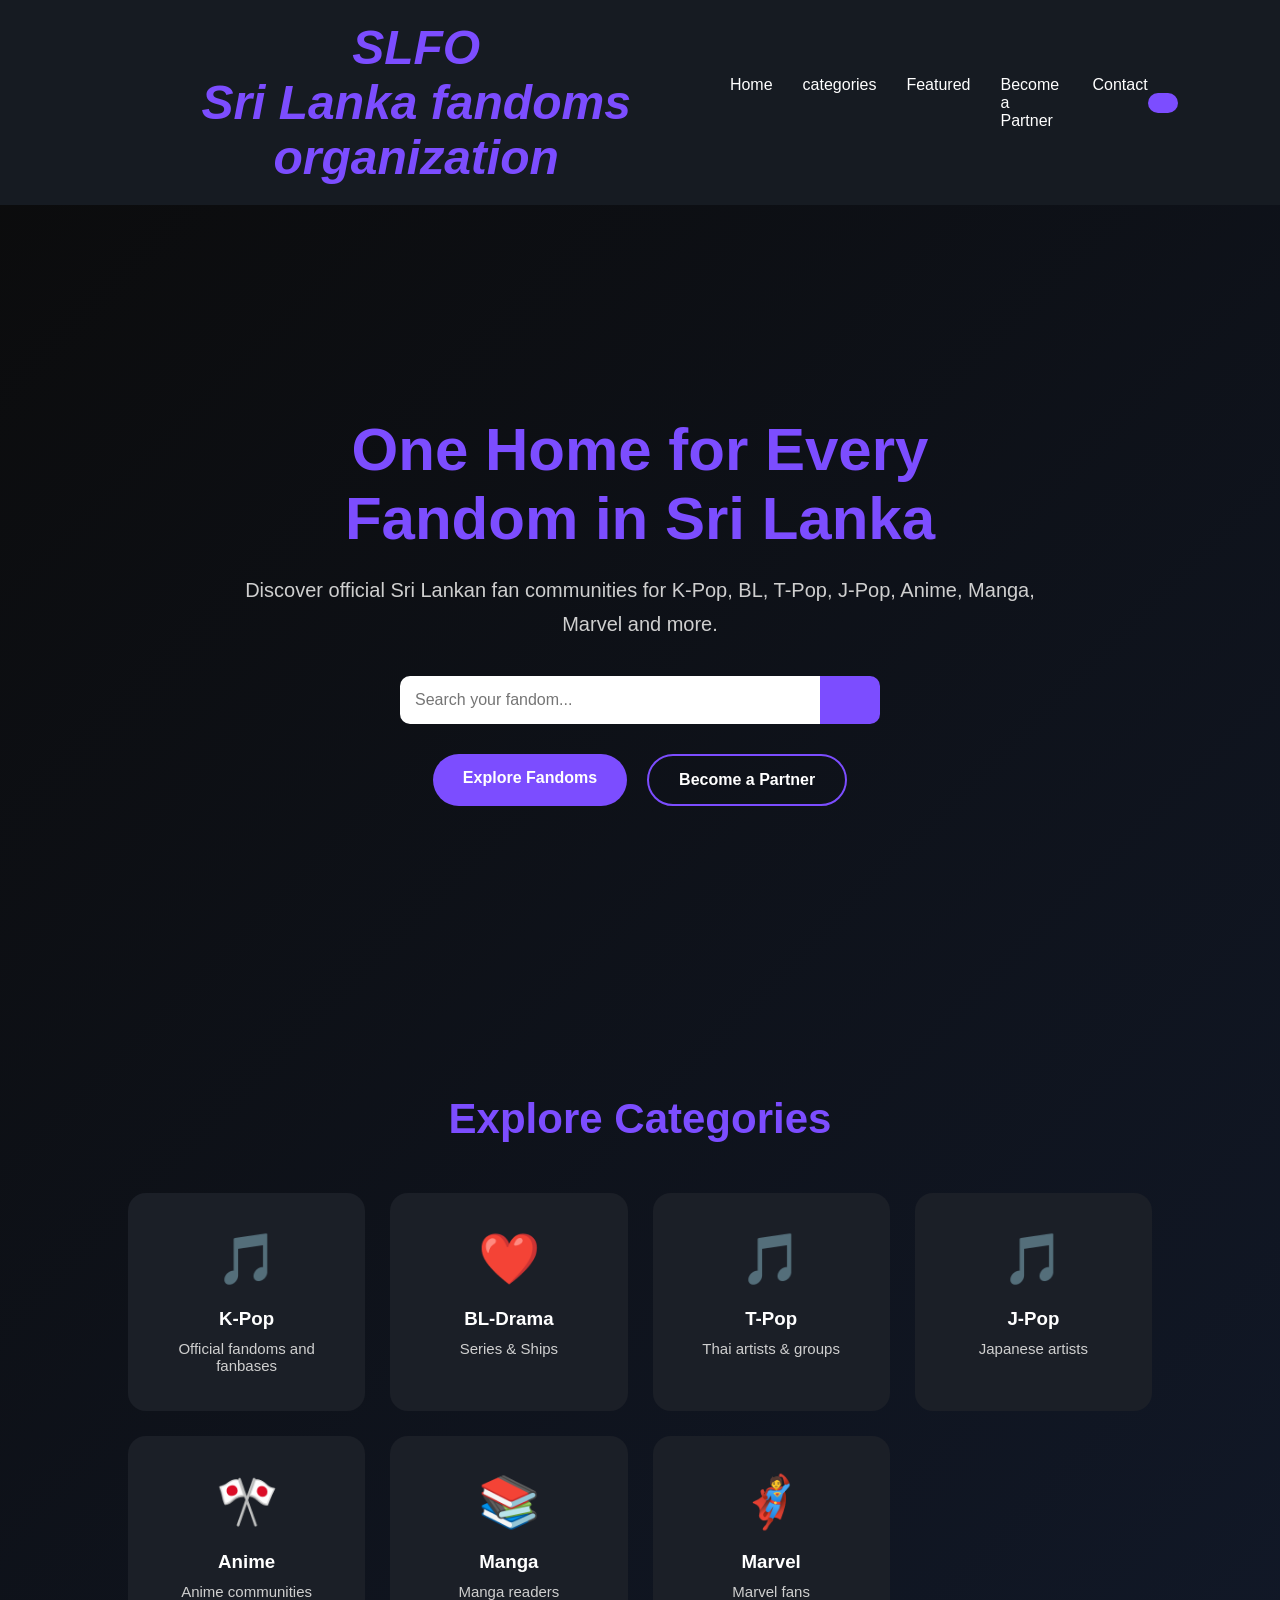
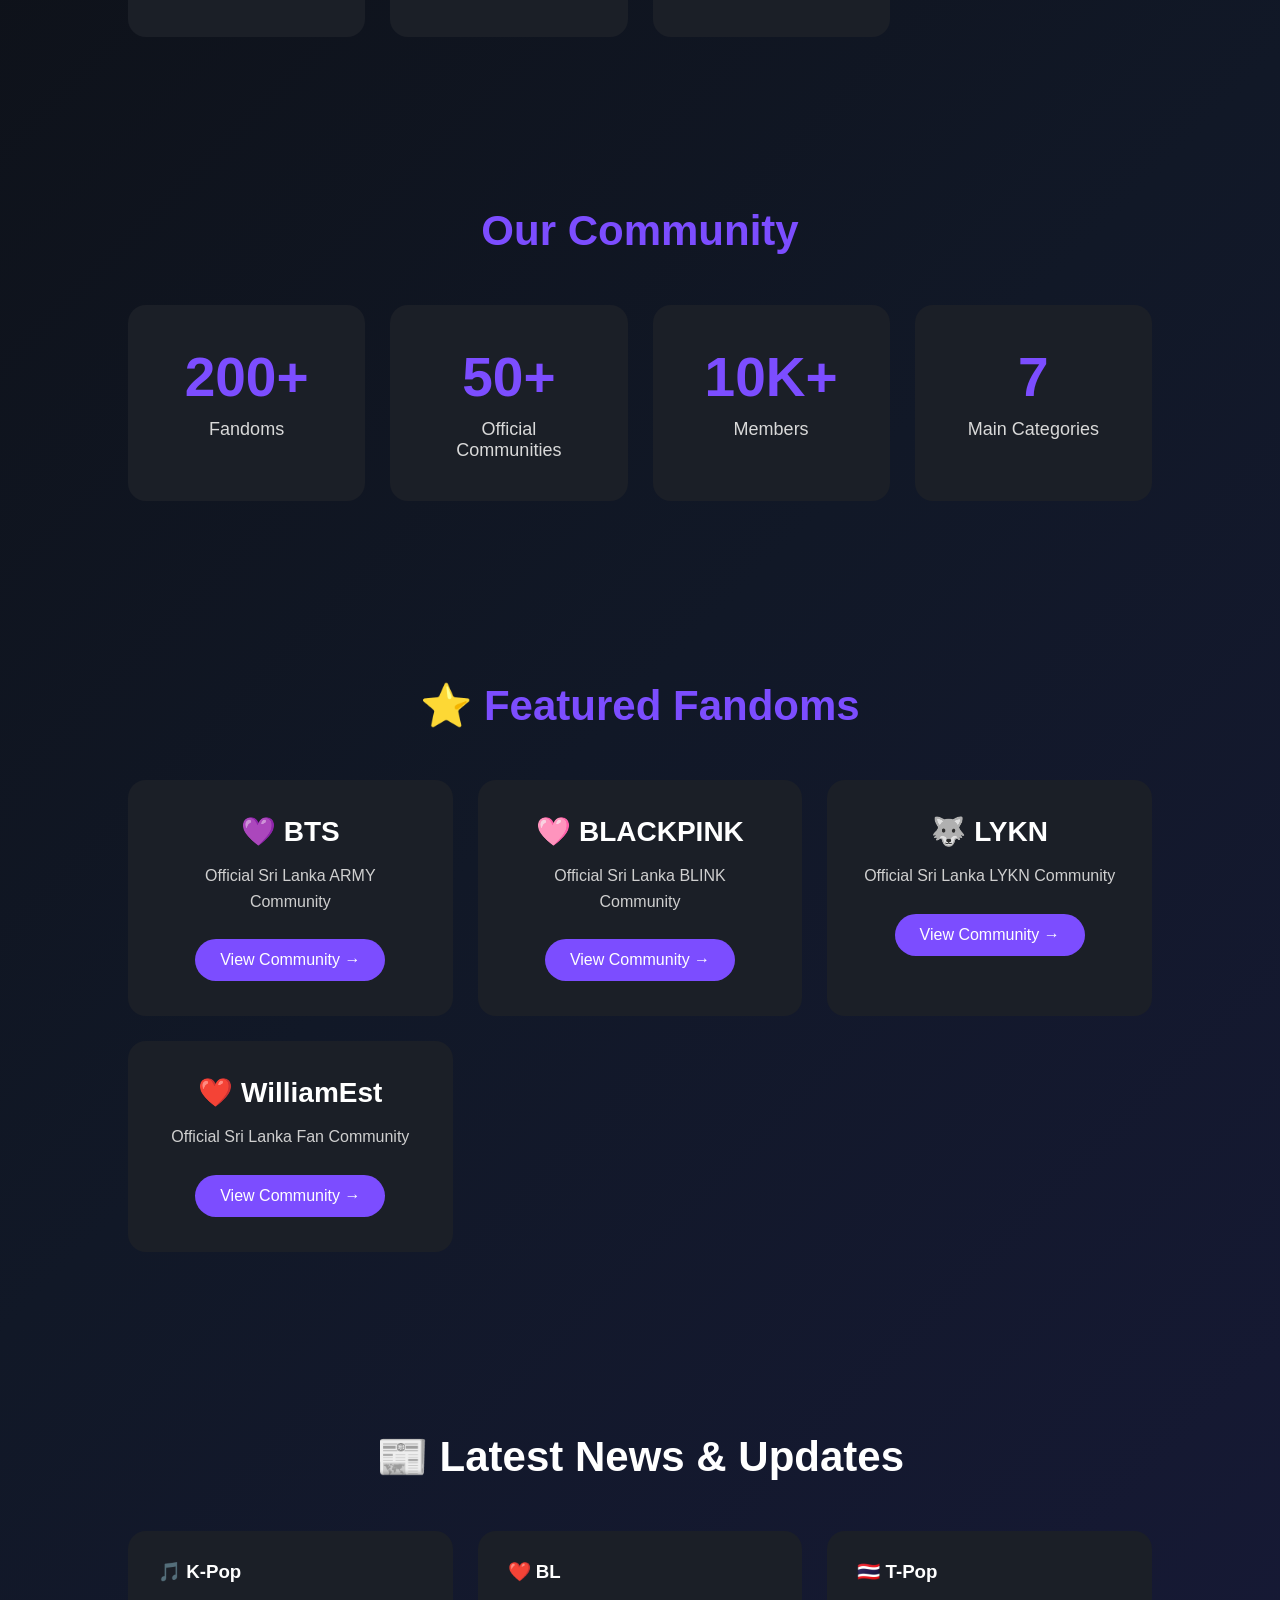
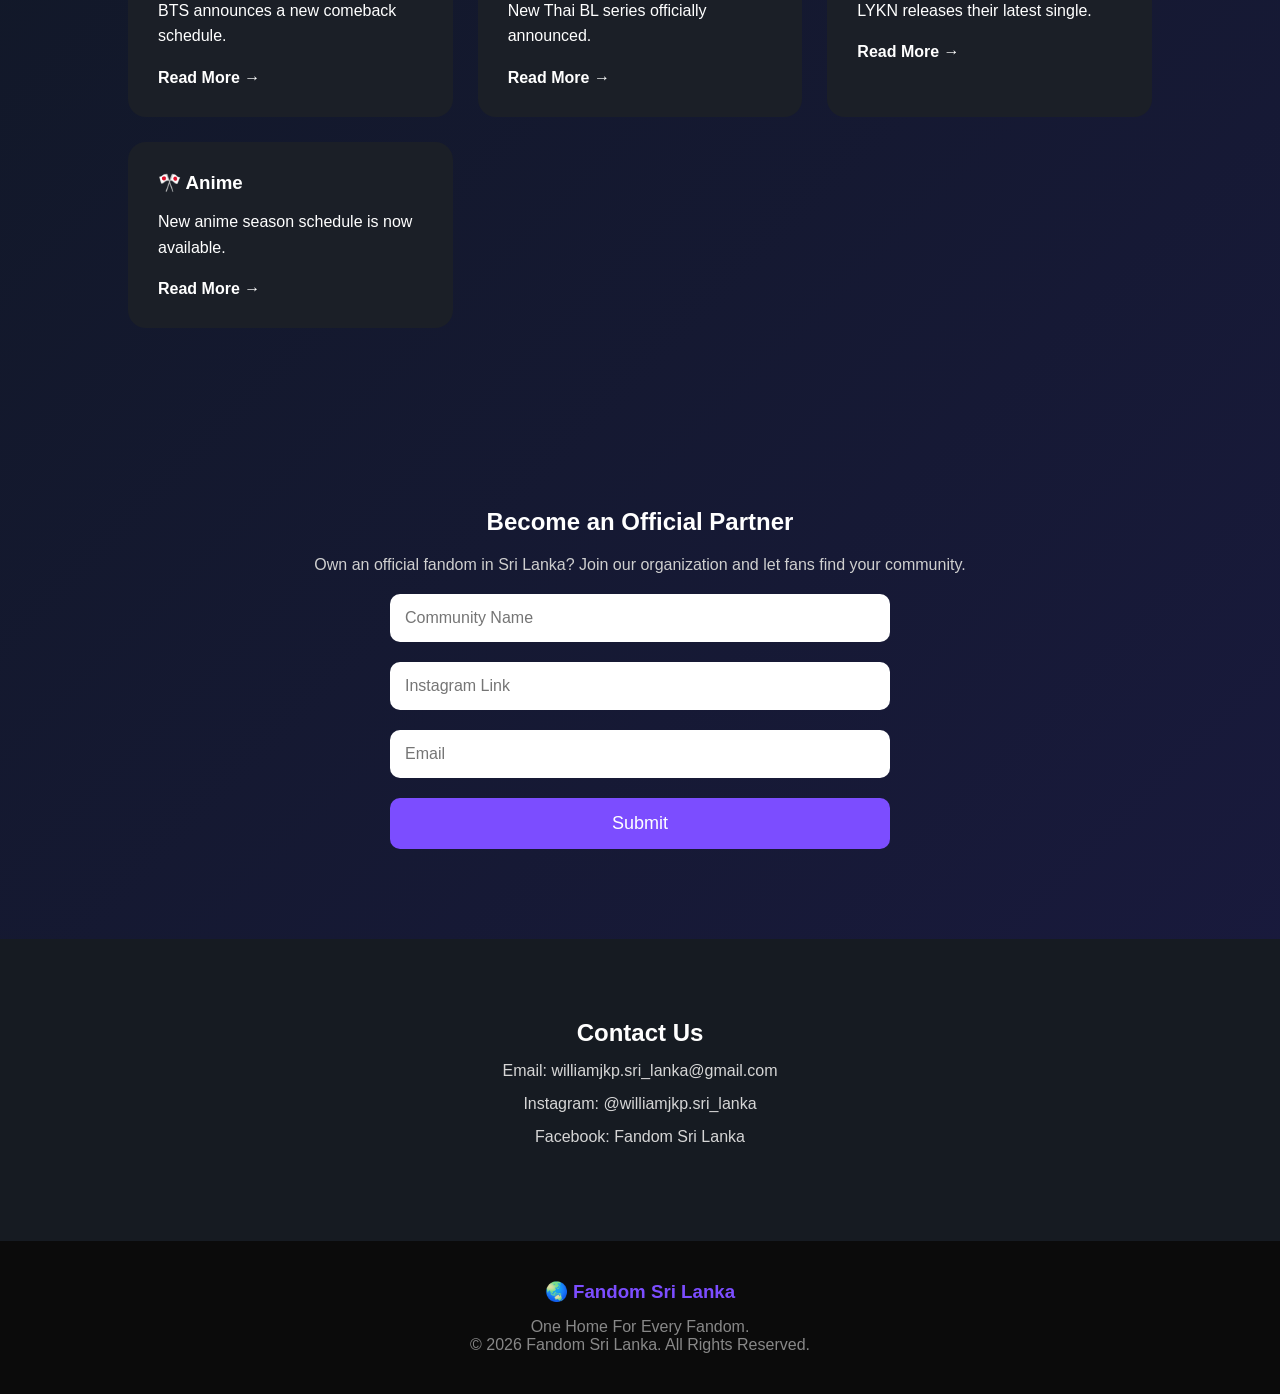
<file: index.html>
<!doctype html>
<html lang="en">
<head>
<meta charset="UTF-8">
<meta name="viewport" content="width=device-width, initial-scale=1.0">
<title> Sri Lanka Fandoms Organization</title>
<link rel="stylesheet" href="style.css">
</head>
<body>

<header>
<div class="logo">
<span><i><center><font size="10">SLFO<br>Sri Lanka fandoms organization</font></center></i></span>
</div>
<nav>
<ul>
<li><a href="#">Home</a></li>
<li><a href="#categories">categories</a></li>
<li><a href="#featured">Featured</a></li>
<li><a href="#partners">Become a Partner</a></li>
<li><a href="#contact">Contact</a></li>
</ul>
</nav>
<button class="dark-mode-btn">
<i class="fa-solid fa-moon"></i>
</button>
</header>
<!-- ========================= -->
<!-- Hero Section -->
<!-- ========================= -->

<section class="hero">

    <div class="hero-content">

        <h1>One Home for Every Fandom in Sri Lanka</h1>

        <p>
            Discover official Sri Lankan fan communities for K-Pop, BL,
            T-Pop, J-Pop, Anime, Manga, Marvel and more.
        </p>

        <div class="search-box">

            <input type="text" placeholder="Search your fandom...">

            <button>
                <i class="fa-solid fa-magnifying-glass"></i>
            </button>

        </div>

        <div class="hero-buttons">

            <a href="#categories" class="btn">Explore Fandoms</a>

            <a href="#partner" class="btn2">Become a Partner</a>

        </div>

    </div>

</section>
<!-- ========================= -->
<!-- Categories Section -->
<!-- ========================= -->

<section id="categories" class="categories">

    <h2>Explore Categories</h2>

    <div class="category-grid">

        <a href="kfan.html" class="card">
            <span>🎵</span>
            <h3>K-Pop</h3>
            <p>Official fandoms and fanbases</p>
        </a>
        


        <a href="bl.html" class="card">
            <span>❤️</span>
            <h3>BL-Drama</h3>
            <p>Series & Ships</p>
        </a>

        <a href="tpop.html" class="card">
            <span>🎵</span>
            <h3>T-Pop</h3>
            <p>Thai artists & groups</p>
        </a>

        <a href="jpop.html" class="card">
            <span>🎵</span>
            <h3>J-Pop</h3>
            <p>Japanese artists</p>
        </a>

        <a href="anime.html" class="card">
            <span>🎌</span>
            <h3>Anime</h3>
            <p>Anime communities</p>
        </a>

        <a href="manga.html" class="card">
            <span>📚</span>
            <h3>Manga</h3>
            <p>Manga readers</p>
        </a>

        <a href="marvel.html" class="card">
            <span>🦸</span>
            <h3>Marvel</h3>
            <p>Marvel fans</p>
        </a>

    </div>

</section>
<!-- ========================= -->
<!-- Statistics Section -->
<!-- ========================= -->

<section class="stats">

    <h2>Our Community</h2>

    <div class="stats-grid">

        <div class="stat-card">
            <h1>200+</h1>
            <p>Fandoms</p>
        </div>

        <div class="stat-card">
            <h1>50+</h1>
            <p>Official Communities</p>
        </div>

        <div class="stat-card">
            <h1>10K+</h1>
            <p>Members</p>
        </div>

        <div class="stat-card">
            <h1>7</h1>
            <p>Main Categories</p>
        </div>

    </div>

</section>
<!-- ========================= -->
<!-- Featured Fandoms -->
<!-- ========================= -->

<section id="featured" class="featured">

    <h2>⭐ Featured Fandoms</h2>

    <div class="featured-grid">

        <div class="featured-card">

            <h3>💜 BTS</h3>

            <p>Official Sri Lanka ARMY Community</p>

            <a href="bts.html">View Community →</a>

        </div>

        <div class="featured-card">

            <h3>🩷 BLACKPINK</h3>

            <p>Official Sri Lanka BLINK Community</p>

            <a href="blackpink.html">View Community →</a>

        </div>

        <div class="featured-card">

            <h3>🐺 LYKN</h3>

            <p>Official Sri Lanka LYKN Community</p>

            <a href="lykn.html">View Community →</a>

        </div>

        <div class="featured-card">

            <h3>❤️ WilliamEst</h3>

            <p>Official Sri Lanka Fan Community</p>

            <a href="williamest.html">View Community →</a>

        </div>

    </div>

</section>
<!-- ========================= -->
<!-- Latest News -->
<!-- ========================= -->

<section class="news">

    <h2>📰 Latest News & Updates</h2>

    <div class="news-grid">

        <div class="news-card">
            <h3>🎵 K-Pop</h3>
            <p>BTS announces a new comeback schedule.</p>
            <a href="#">Read More →</a>
        </div>

        <div class="news-card">
            <h3>❤️ BL</h3>
            <p>New Thai BL series officially announced.</p>
            <a href="#">Read More →</a>
        </div>

        <div class="news-card">
            <h3>🇹🇭 T-Pop</h3>
            <p>LYKN releases their latest single.</p>
            <a href="#">Read More →</a>
        </div>

        <div class="news-card">
            <h3>🎌 Anime</h3>
            <p>New anime season schedule is now available.</p>
            <a href="#">Read More →</a>
        </div>

    </div>

</section>
<section id="partner" class="partner">

<h2>Become an Official Partner</h2>

<p>Own an official fandom in Sri Lanka? Join our organization and let fans find your community.</p>

<form>

<input type="text" placeholder="Community Name">

<input type="text" placeholder="Instagram Link">

<input type="email" placeholder="Email">

<button type="submit">Submit</button>

</form>

</section>
<section id="contact" class="contact">

<h2>Contact Us</h2>

<p>Email: williamjkp.sri_lanka@gmail.com</p>

<p>Instagram: @williamjkp.sri_lanka</p>

<p>Facebook: Fandom Sri Lanka</p>

</section>
<footer>

<h3>🌏 Fandom Sri Lanka</h3>

<p>One Home For Every Fandom.</p>

<p>© 2026 Fandom Sri Lanka. All Rights Reserved.</p>

</footer>
</body>
</html>
</file>
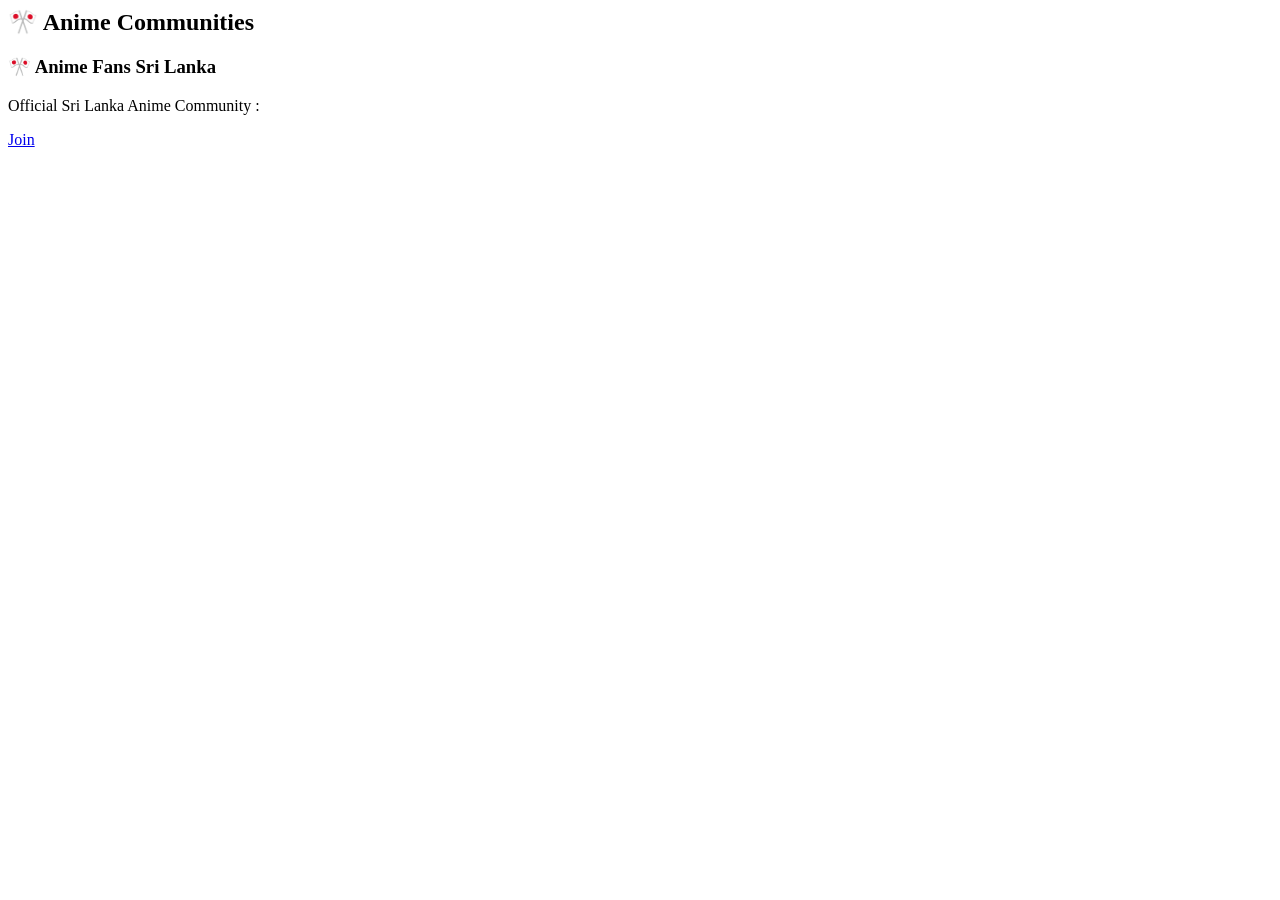
<file: anime.html>
<html>

<body>
<header>
<section class="artists">

    <h2>🎌 Anime Communities</h2>

    <div class="artist-grid">

        <div class="artist-card">
            <h3>🎌 Anime Fans Sri Lanka</h3>
            <p>Official Sri Lanka Anime Community :</p>
            <a href="https://instagram.com/">Join</a>
        </div>

    </div>

</section>
</header>

</body>
</html>
</file>
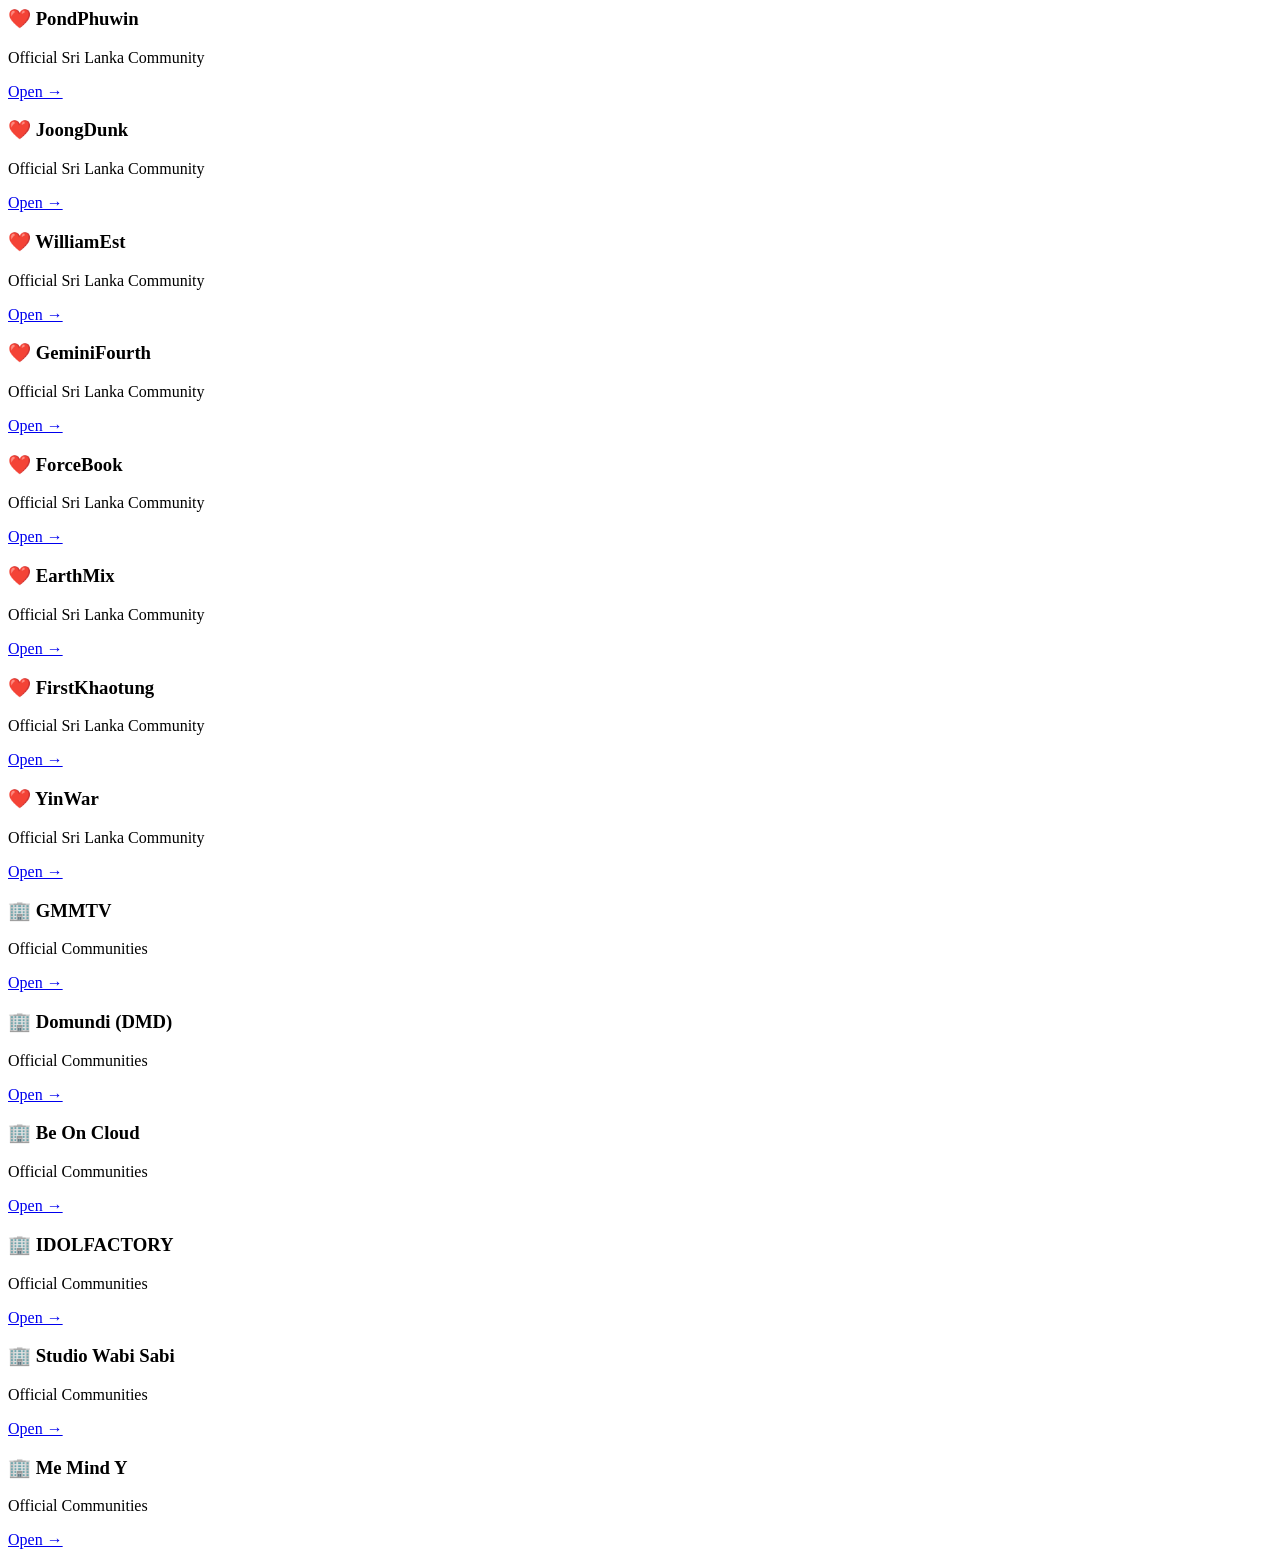
<file: bl.html>
<html>

<body>
<header>
<div class="artist-card">
<h3>❤️ PondPhuwin</h3>
<p>Official Sri Lanka Community</p>
<a href="pondphuwin.html">Open →</a>
</div>

<div class="artist-card">
<h3>❤️ JoongDunk</h3>
<p>Official Sri Lanka Community</p>
<a href="joongdunk.html">Open →</a>
</div>

<div class="artist-card">
<h3>❤️ WilliamEst</h3>
<p>Official Sri Lanka Community</p>
<a href="williamest.html">Open →</a>
</div>

<div class="artist-card">
<h3>❤️ GeminiFourth</h3>
<p>Official Sri Lanka Community</p>
<a href="geminifourth.html">Open →</a>
</div>

<div class="artist-card">
<h3>❤️ ForceBook</h3>
<p>Official Sri Lanka Community</p>
<a href="forcebook.html">Open →</a>
</div>

<div class="artist-card">
<h3>❤️ EarthMix</h3>
<p>Official Sri Lanka Community</p>
<a href="earthmix.html">Open →</a>
</div>

<div class="artist-card">
<h3>❤️ FirstKhaotung</h3>
<p>Official Sri Lanka Community</p>
<a href="firstkhaotung.html">Open →</a>
</div>

<div class="artist-card">
<h3>❤️ YinWar</h3>
<p>Official Sri Lanka Community</p>
<a href="yinwar.html">Open →</a>
</div>

<div class="artist-card">
<h3>🏢 GMMTV</h3>
<p>Official Communities</p>
<a href="gmmtv.html">Open →</a>
</div>

<div class="artist-card">
<h3>🏢 Domundi (DMD)</h3>
<p>Official Communities</p>
<a href="dmd.html">Open →</a>
</div>

<div class="artist-card">
<h3>🏢 Be On Cloud</h3>
<p>Official Communities</p>
<a href="beoncloud.html">Open →</a>
</div>

<div class="artist-card">
<h3>🏢 IDOLFACTORY</h3>
<p>Official Communities</p>
<a href="idolfactory.html">Open →</a>
</div>

<div class="artist-card">
<h3>🏢 Studio Wabi Sabi</h3>
<p>Official Communities</p>
<a href="wabisabi.html">Open →</a>
</div>

<div class="artist-card">
<h3>🏢 Me Mind Y</h3>
<p>Official Communities</p>
<a href="memindy.html">Open →</a>
</div>
</header>
</body>
</html>
</file>
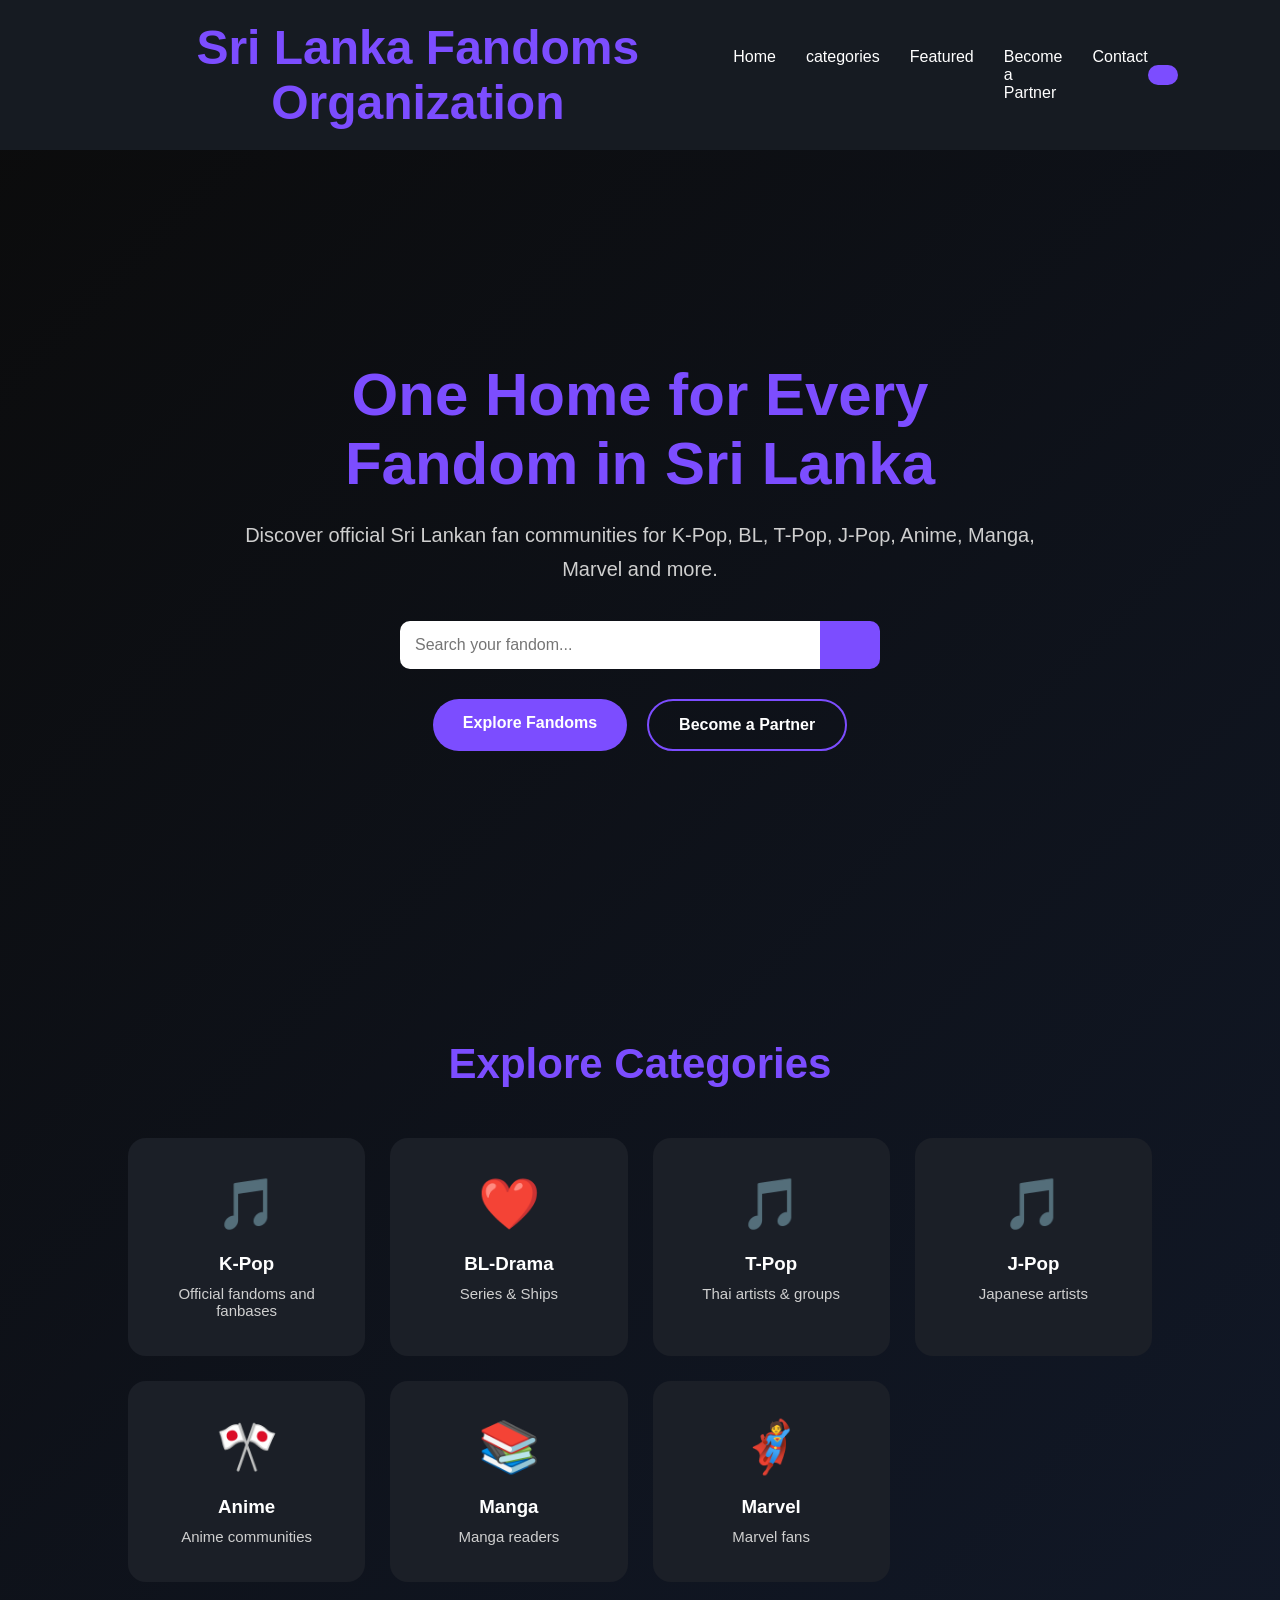
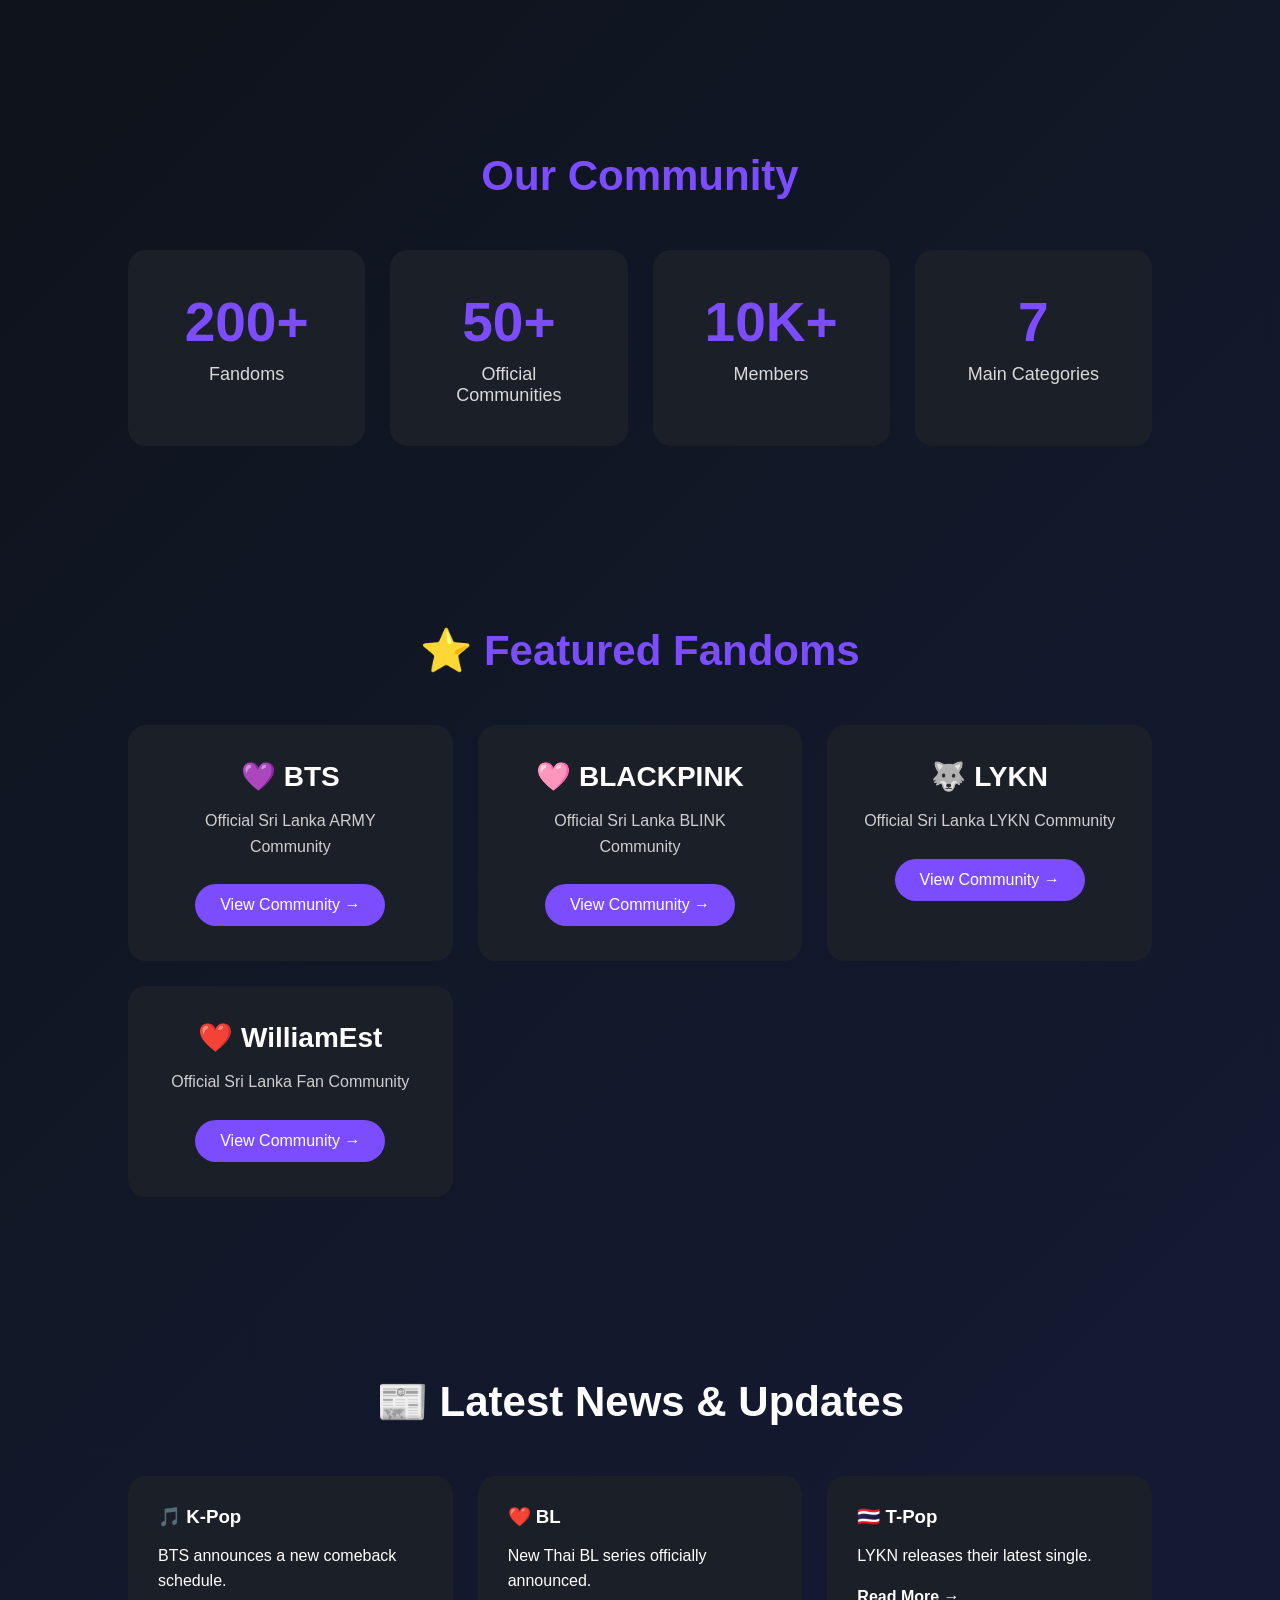
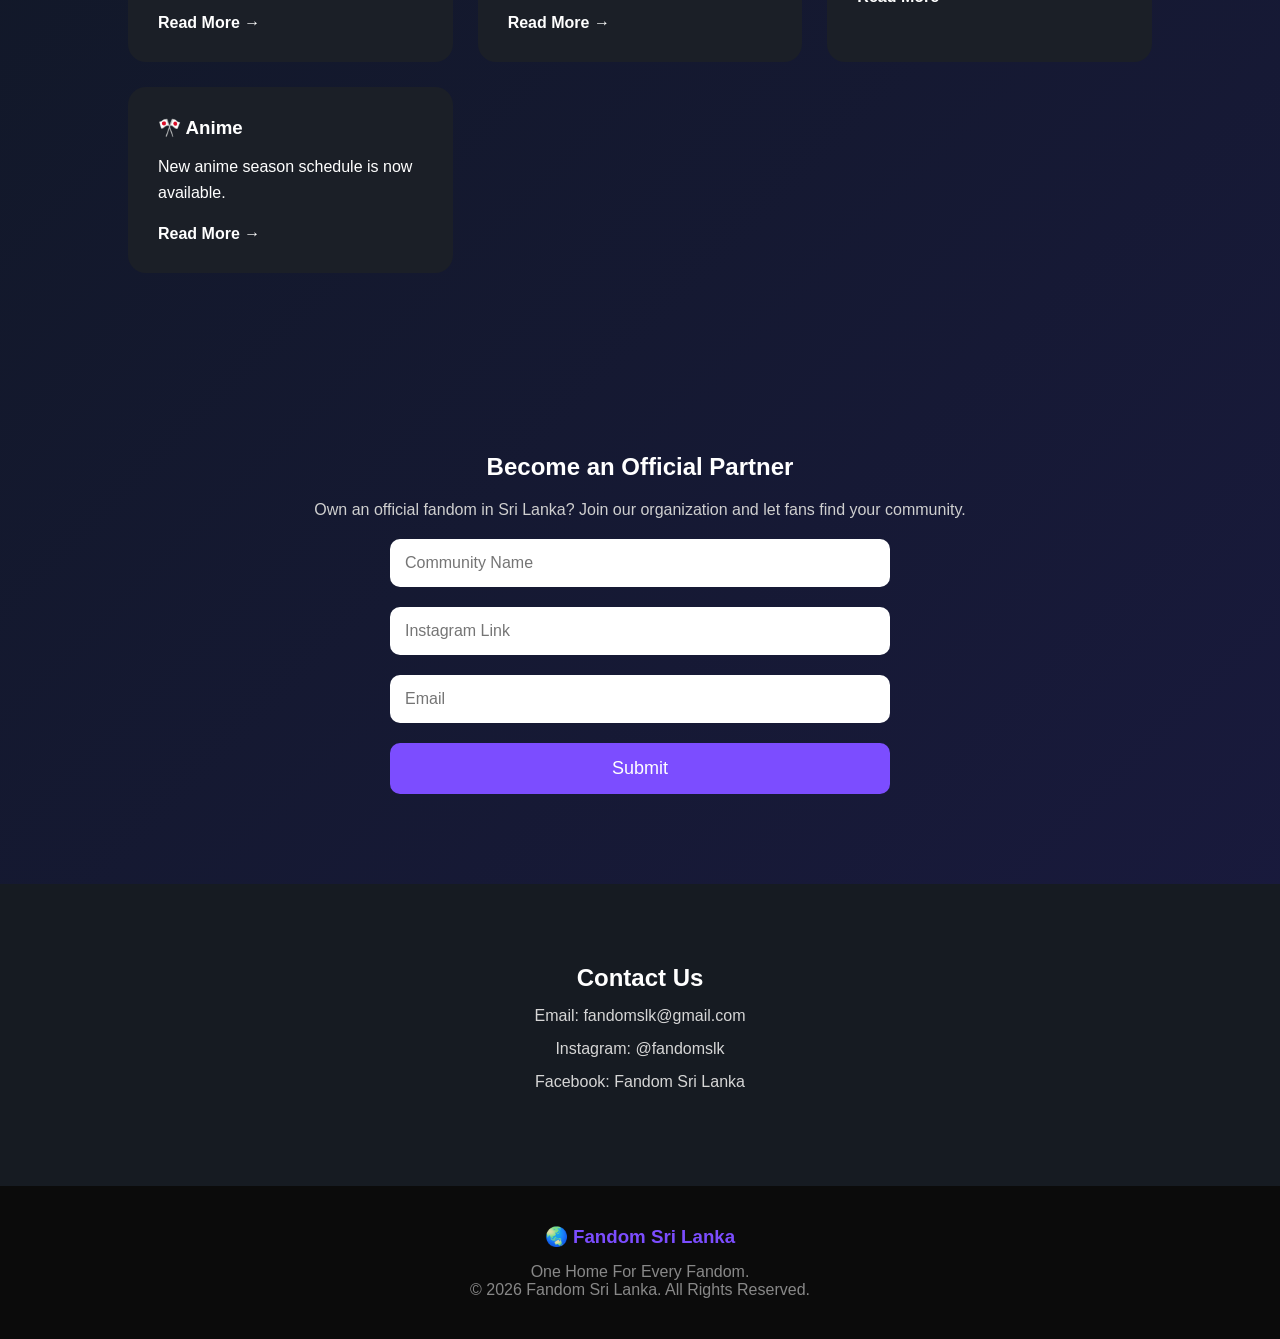
<file: fan.html>
<!doctype html>
<html lang="en">
<head>
<meta charset="UTF-8">
<meta name="viewport" content="width=device-width, initial-scale=1.0">
<title> Sri Lanka Fandoms Organization</title>
<link rel="stylesheet" href="style.css">
</head>
<body>

<header>
<div class="logo">
<span><b><center><font size="10">Sri Lanka Fandoms Organization</font></center></b></span>
</div>
<nav>
<ul>
<li><a href="#">Home</a></li>
<li><a href="#categories">categories</a></li>
<li><a href="#featured">Featured</a></li>
<li><a href="#partners">Become a Partner</a></li>
<li><a href="#contact">Contact</a></li>
</ul>
</nav>
<button class="dark-mode-btn">
<i class="fa-solid fa-moon"></i>
</button>
</header>
<!-- ========================= -->
<!-- Hero Section -->
<!-- ========================= -->

<section class="hero">

    <div class="hero-content">

        <h1>One Home for Every Fandom in Sri Lanka</h1>

        <p>
            Discover official Sri Lankan fan communities for K-Pop, BL,
            T-Pop, J-Pop, Anime, Manga, Marvel and more.
        </p>

        <div class="search-box">

            <input type="text" placeholder="Search your fandom...">

            <button>
                <i class="fa-solid fa-magnifying-glass"></i>
            </button>

        </div>

        <div class="hero-buttons">

            <a href="#categories" class="btn">Explore Fandoms</a>

            <a href="#partner" class="btn2">Become a Partner</a>

        </div>

    </div>

</section>
<!-- ========================= -->
<!-- Categories Section -->
<!-- ========================= -->

<section id="categories" class="categories">

    <h2>Explore Categories</h2>

    <div class="category-grid">

        <a href="kfan.html" class="card">
            <span>🎵</span>
            <h3>K-Pop</h3>
            <p>Official fandoms and fanbases</p>
        </a>
        


        <a href="bl.html" class="card">
            <span>❤️</span>
            <h3>BL-Drama</h3>
            <p>Series & Ships</p>
        </a>

        <a href="tpop.html" class="card">
            <span>🎵</span>
            <h3>T-Pop</h3>
            <p>Thai artists & groups</p>
        </a>

        <a href="jpop.html" class="card">
            <span>🎵</span>
            <h3>J-Pop</h3>
            <p>Japanese artists</p>
        </a>

        <a href="anime.html" class="card">
            <span>🎌</span>
            <h3>Anime</h3>
            <p>Anime communities</p>
        </a>

        <a href="manga.html" class="card">
            <span>📚</span>
            <h3>Manga</h3>
            <p>Manga readers</p>
        </a>

        <a href="marvel.html" class="card">
            <span>🦸</span>
            <h3>Marvel</h3>
            <p>Marvel fans</p>
        </a>

    </div>

</section>
<!-- ========================= -->
<!-- Statistics Section -->
<!-- ========================= -->

<section class="stats">

    <h2>Our Community</h2>

    <div class="stats-grid">

        <div class="stat-card">
            <h1>200+</h1>
            <p>Fandoms</p>
        </div>

        <div class="stat-card">
            <h1>50+</h1>
            <p>Official Communities</p>
        </div>

        <div class="stat-card">
            <h1>10K+</h1>
            <p>Members</p>
        </div>

        <div class="stat-card">
            <h1>7</h1>
            <p>Main Categories</p>
        </div>

    </div>

</section>
<!-- ========================= -->
<!-- Featured Fandoms -->
<!-- ========================= -->

<section id="featured" class="featured">

    <h2>⭐ Featured Fandoms</h2>

    <div class="featured-grid">

        <div class="featured-card">

            <h3>💜 BTS</h3>

            <p>Official Sri Lanka ARMY Community</p>

            <a href="bts.html">View Community →</a>

        </div>

        <div class="featured-card">

            <h3>🩷 BLACKPINK</h3>

            <p>Official Sri Lanka BLINK Community</p>

            <a href="blackpink.html">View Community →</a>

        </div>

        <div class="featured-card">

            <h3>🐺 LYKN</h3>

            <p>Official Sri Lanka LYKN Community</p>

            <a href="lykn.html">View Community →</a>

        </div>

        <div class="featured-card">

            <h3>❤️ WilliamEst</h3>

            <p>Official Sri Lanka Fan Community</p>

            <a href="williamest.html">View Community →</a>

        </div>

    </div>

</section>
<!-- ========================= -->
<!-- Latest News -->
<!-- ========================= -->

<section class="news">

    <h2>📰 Latest News & Updates</h2>

    <div class="news-grid">

        <div class="news-card">
            <h3>🎵 K-Pop</h3>
            <p>BTS announces a new comeback schedule.</p>
            <a href="#">Read More →</a>
        </div>

        <div class="news-card">
            <h3>❤️ BL</h3>
            <p>New Thai BL series officially announced.</p>
            <a href="#">Read More →</a>
        </div>

        <div class="news-card">
            <h3>🇹🇭 T-Pop</h3>
            <p>LYKN releases their latest single.</p>
            <a href="#">Read More →</a>
        </div>

        <div class="news-card">
            <h3>🎌 Anime</h3>
            <p>New anime season schedule is now available.</p>
            <a href="#">Read More →</a>
        </div>

    </div>

</section>
<section id="partner" class="partner">

<h2>Become an Official Partner</h2>

<p>Own an official fandom in Sri Lanka? Join our organization and let fans find your community.</p>

<form>

<input type="text" placeholder="Community Name">

<input type="text" placeholder="Instagram Link">

<input type="email" placeholder="Email">

<button type="submit">Submit</button>

</form>

</section>
<section id="contact" class="contact">

<h2>Contact Us</h2>

<p>Email: fandomslk@gmail.com</p>

<p>Instagram: @fandomslk</p>

<p>Facebook: Fandom Sri Lanka</p>

</section>
<footer>

<h3>🌏 Fandom Sri Lanka</h3>

<p>One Home For Every Fandom.</p>

<p>© 2026 Fandom Sri Lanka. All Rights Reserved.</p>

</footer>
</body>
</html>
</file>
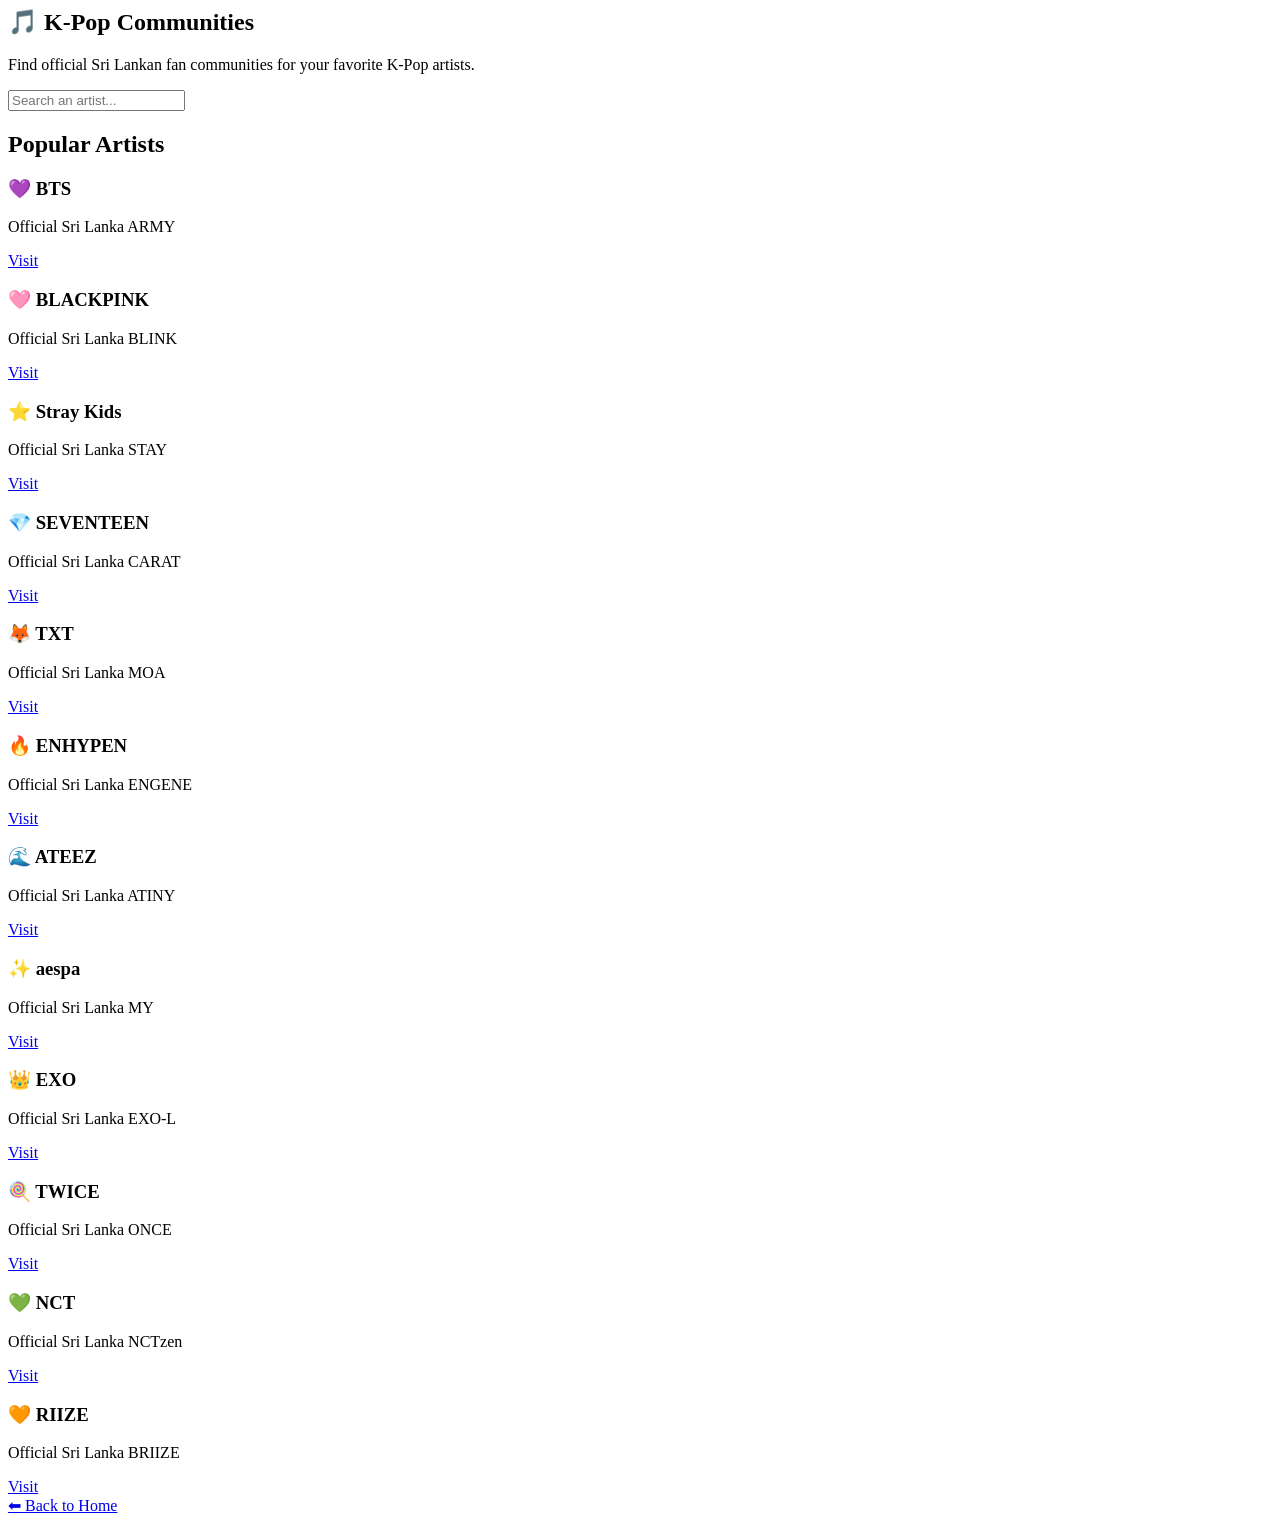
<file: kfan.html>
<html>
<body>
<header>




<!-- ========================= -->
<!-- Hero Banner -->
<!-- ========================= -->

<section class="page-hero">

    <h1>🎵 K-Pop Communities</h1>

    <p>
        Find official Sri Lankan fan communities for your favorite K-Pop artists.
    </p>

    <input type="text" placeholder="Search an artist...">

</section>

<!-- ========================= -->
<!-- Popular Groups -->
<!-- ========================= -->

<section class="artists">

<h2>Popular Artists</h2>

<div class="artist-grid">

<div class="artist-card">
<h3>💜 BTS</h3>
<p>Official Sri Lanka ARMY</p>
<a href="bts.html">Visit</a>
</div>

<div class="artist-card">
<h3>🩷 BLACKPINK</h3>
<p>Official Sri Lanka BLINK</p>
<a href="blackpink.html">Visit</a>
</div>

<div class="artist-card">
<h3>⭐ Stray Kids</h3>
<p>Official Sri Lanka STAY</p>
<a href="straykids.html">Visit</a>
</div>

<div class="artist-card">
<h3>💎 SEVENTEEN</h3>
<p>Official Sri Lanka CARAT</p>
<a href="seventeen.html">Visit</a>
</div>

<div class="artist-card">
<h3>🦊 TXT</h3>
<p>Official Sri Lanka MOA</p>
<a href="#">Visit</a>
</div>

<div class="artist-card">
<h3>🔥 ENHYPEN</h3>
<p>Official Sri Lanka ENGENE</p>
<a href="#">Visit</a>
</div>

<div class="artist-card">
<h3>🌊 ATEEZ</h3>
<p>Official Sri Lanka ATINY</p>
<a href="#">Visit</a>
</div>

<div class="artist-card">
<h3>✨ aespa</h3>
<p>Official Sri Lanka MY</p>
<a href="#">Visit</a>
</div>

<div class="artist-card">
<h3>👑 EXO</h3>
<p>Official Sri Lanka EXO-L</p>
<a href="#">Visit</a>
</div>

<div class="artist-card">
<h3>🍭 TWICE</h3>
<p>Official Sri Lanka ONCE</p>
<a href="#">Visit</a>
</div>

<div class="artist-card">
<h3>💚 NCT</h3>
<p>Official Sri Lanka NCTzen</p>
<a href="#">Visit</a>
</div>

<div class="artist-card">
<h3>🧡 RIIZE</h3>
<p>Official Sri Lanka BRIIZE</p>
<a href="#">Visit</a>
</div>

</div>

</section>

<!-- ========================= -->
<!-- Back Button -->
<!-- ========================= -->

<section class="back-home">

<a href="fan.html">⬅ Back to Home</a>

</section>


</header>
</body>
</html>
</file>
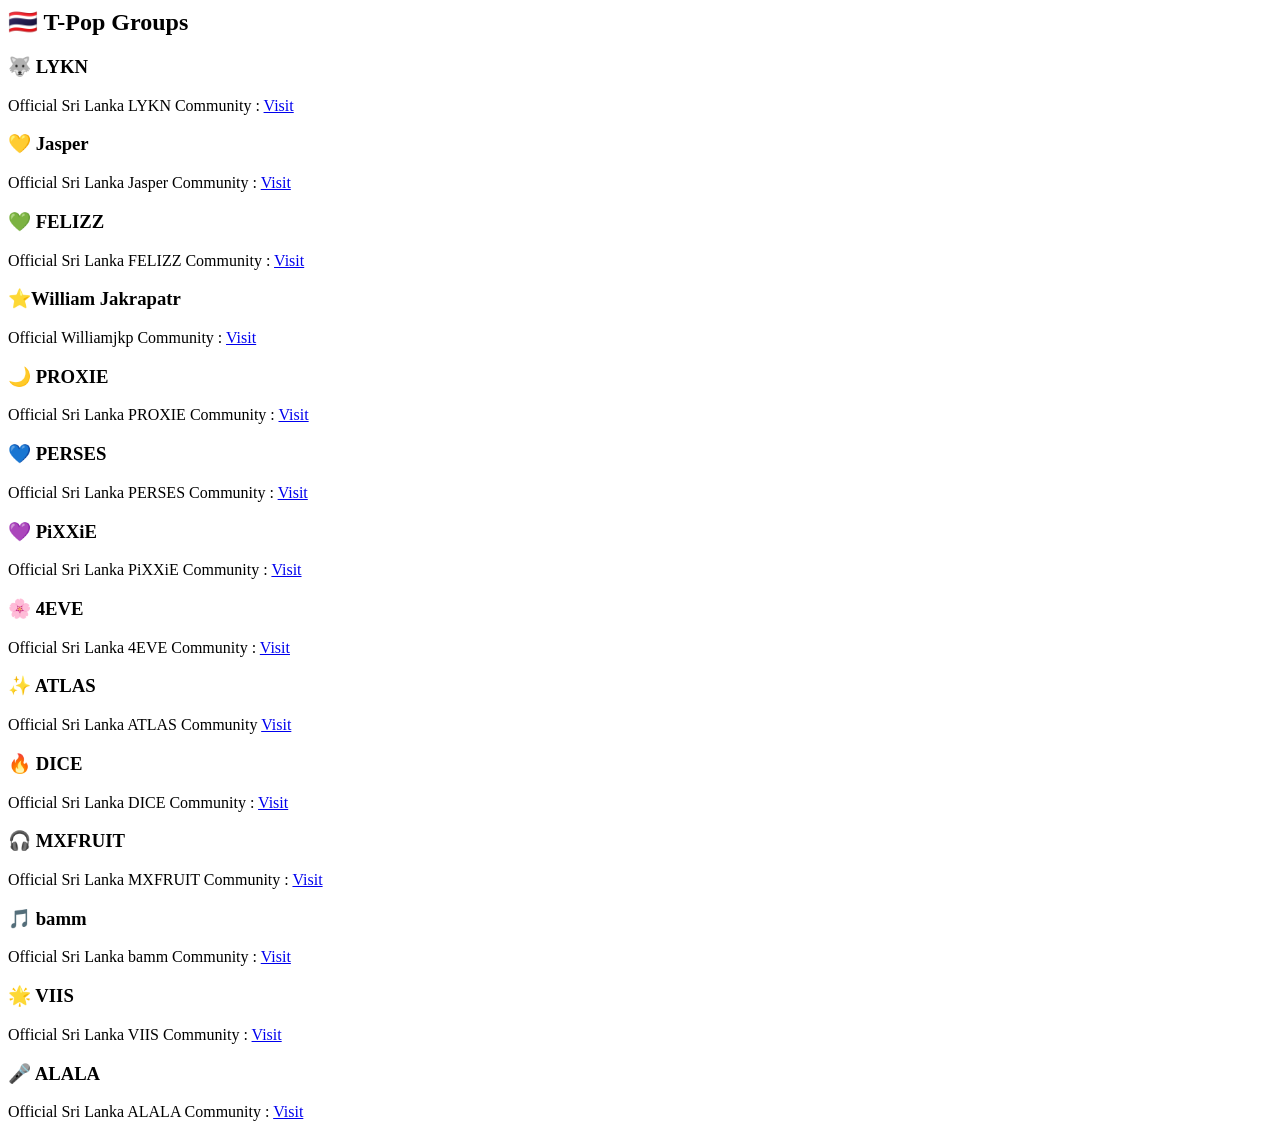
<file: tpop.html>
<html>
<body>
<header>
<section class="artists">

    <h2>🇹🇭 T-Pop Groups</h2>

    <div class="artist-grid">

        <div class="artist-card">
            <h3>🐺 LYKN</h3>
            <p>Official Sri Lanka LYKN Community :
            <a href="lykn.html">Visit</a> </p>
        </div>
<div class="artist-card">
    <h3>💛 Jasper</h3>
    <p>Official Sri Lanka Jasper Community :
    <a href="jasper.html">Visit</a></p>
</div>

<div class="artist-card">
    <h3>💚 FELIZZ</h3>
    <p>Official Sri Lanka FELIZZ Community :
    <a href="felizz.html">Visit</a></p>
</div>

        <div class="artist-card">
            <h3>⭐William Jakrapatr</h3>
            <p>Official Williamjkp Community : 
            <a href="williamjkp.html">Visit</a></p>
        </div>

        <div class="artist-card">
            <h3>🌙 PROXIE</h3>
            <p>Official Sri Lanka PROXIE Community :
            <a href="proxie.html">Visit</a></p>
        </div>

        <div class="artist-card">
            <h3>💙 PERSES</h3>
            <p>Official Sri Lanka PERSES Community :
            <a href="perses.html">Visit</a></p>
        </div>

        <div class="artist-card">
            <h3>💜 PiXXiE</h3>
            <p>Official Sri Lanka PiXXiE Community :
            <a href="pixxie.html">Visit</a></p>
        </div>

        <div class="artist-card">
            <h3>🌸 4EVE</h3>
            <p>Official Sri Lanka 4EVE Community :
            <a href="4eve.html">Visit</a></p>
        </div>

        <div class="artist-card">
            <h3>✨ ATLAS</h3>
            <p>Official Sri Lanka ATLAS Community
            <a href="atlas.html">Visit</a></p>
        </div>

        <div class="artist-card">
            <h3>🔥 DICE</h3>
            <p>Official Sri Lanka DICE Community :
            <a href="dice.html">Visit</a></p>
        </div>

        <div class="artist-card">
            <h3>🎧 MXFRUIT</h3>
            <p>Official Sri Lanka MXFRUIT Community :
            <a href="mxfruit.html">Visit</a></p>
        </div>

        <div class="artist-card">
            <h3>🎵 bamm</h3>
            <p>Official Sri Lanka bamm Community :
            <a href="bamm.html">Visit</a></p>
        </div>

        <div class="artist-card">
            <h3>🌟 VIIS</h3>
            <p>Official Sri Lanka VIIS Community :
            <a href="viis.html">Visit</a></p>
        </div>

        <div class="artist-card">
            <h3>🎤 ALALA</h3>
            <p>Official Sri Lanka ALALA Community :
            <a href="alala.html">Visit</a></p>
        </div>

    </div>

</section>
</header>
</body>
</html>
</file>
<file: style.css>
*{
    margin:0;
    padding:0;
    box-sizing:border-box;
    font-family:'Poppins',sans-serif;
}

body{
    background:#0d1117;
    color:white;
}

header{
    display:flex;
    justify-content:space-between;
    align-items:center;
    padding:20px 8%;
    background:#161b22;
    position:sticky;
    top:0;
}

.logo{
    font-size:28px;
    font-weight:bold;
    color:#7c4dff;
}

nav ul{
    display:flex;
    list-style:none;
    gap:30px;
}

nav ul li a{
    text-decoration:none;
    color:white;
    transition:0.3s;
}

nav ul li a:hover{
    color:#7c4dff;
}

.dark-mode-btn{
    background:#7c4dff;
    color:white;
    border:none;
    padding:10px 15px;
    border-radius:10px;
    cursor:pointer;
}

.dark-mode-btn:hover{
    background:#5e35b1;
}

.hero{
    height:90vh;
    display:flex;
    justify-content:center;
    align-items:center;
    text-align:center;
    padding:40px;
}

.hero-content{
    max-width:800px;
}

.hero h1{
    font-size:60px;
    color:#7c4dff;
    margin-bottom:20px;
}

.hero p{
    font-size:20px;
    color:#cfcfcf;
    margin-bottom:35px;
    line-height:1.7;
}

.search-box{
    display:flex;
    justify-content:center;
    margin-bottom:30px;
}

.search-box input{
    width:420px;
    padding:15px;
    border:none;
    border-radius:10px 0 0 10px;
    outline:none;
    font-size:16px;
}

.search-box button{
    width:60px;
    border:none;
    background:#7c4dff;
    color:white;
    cursor:pointer;
    border-radius:0 10px 10px 0;
}

.hero-buttons{
    display:flex;
    justify-content:center;
    gap:20px;
}

.btn,
.btn2{
    text-decoration:none;
    padding:15px 30px;
    border-radius:30px;
    font-weight:bold;
    transition:.3s;
}

.btn{
    background:#7c4dff;
    color:white;
}

.btn:hover{
    transform:translateY(-5px);
}

.btn2{
    border:2px solid #7c4dff;
    color:white;
}

.btn2:hover{
    background:#7c4dff;
}

/* Categories */

.categories{
    padding:80px 10%;
    text-align:center;
}

.categories h2{
    font-size:42px;
    color:#7c4dff;
    margin-bottom:50px;
}

.category-grid{
    display:grid;
    grid-template-columns:repeat(auto-fit,minmax(220px,1fr));
    gap:25px;
}

.card{
    background:#1b1f27;
    padding:35px 25px;
    border-radius:18px;
    text-decoration:none;
    color:white;
    transition:.3s;
    border:2px solid transparent;
}

.card span{
    font-size:50px;
}

.card h3{
    margin:20px 0 10px;
}

.card p{
    color:#cfcfcf;
    font-size:15px;
}

.card:hover{
    transform:translateY(-10px);
    border-color:#7c4dff;
    box-shadow:0 0 25px rgba(124,77,255,.5);
}
/* Statistics Section */

.stats{
    padding:90px 10%;
    text-align:center;
}

.stats h2{
    font-size:42px;
    color:#7c4dff;
    margin-bottom:50px;
}

.stats-grid{
    display:grid;
    grid-template-columns:repeat(auto-fit,minmax(220px,1fr));
    gap:25px;
}

.stat-card{
    background:#1b1f27;
    padding:40px;
    border-radius:18px;
    transition:.3s;
}

.stat-card h1{
    color:#7c4dff;
    font-size:55px;
}

.stat-card p{
    margin-top:10px;
    color:#d9d9d9;
    font-size:18px;
}

.stat-card:hover{
    transform:translateY(-8px);
    box-shadow:0 0 25px rgba(124,77,255,.4);
}
/* Featured Fandoms */

.featured{
    padding:90px 10%;
    text-align:center;
}

.featured h2{
    font-size:42px;
    color:#7c4dff;
    margin-bottom:50px;
}

.featured-grid{
    display:grid;
    grid-template-columns:repeat(auto-fit,minmax(250px,1fr));
    gap:25px;
}

.featured-card{
    background:#1b1f27;
    border-radius:18px;
    padding:35px;
    transition:.3s;
}

.featured-card h3{
    font-size:28px;
    margin-bottom:15px;
}

.featured-card p{
    color:#cfcfcf;
    margin-bottom:25px;
    line-height:1.6;
}

.featured-card a{
    display:inline-block;
    text-decoration:none;
    color:white;
    background:#7c4dff;
    padding:12px 25px;
    border-radius:30px;
    transition:.3s;
}

.featured-card:hover{
    transform:translateY(-10px);
    box-shadow:0 0 25px rgba(124,77,255,.5);
}

.featured-card a:hover{
    background:#5f35d4;
}
.partner{
padding:90px 10%;
text-align:center;
}

.partner p{
margin:20px auto;
max-width:700px;
color:#cfcfcf;
}

.partner form{
display:flex;
flex-direction:column;
gap:20px;
max-width:500px;
margin:auto;
}

.partner input{
padding:15px;
border:none;
border-radius:10px;
font-size:16px;
}

.partner button{
padding:15px;
background:#7c4dff;
color:white;
border:none;
border-radius:10px;
cursor:pointer;
font-size:18px;
}

.partner button:hover{
background:#5b2ee0;
}
.contact{
padding:80px;
text-align:center;
background:#161b22;
}

.contact p{
margin:15px;
color:#d6d6d6;
}
footer{
background:#0b0b0b;
padding:40px;
text-align:center;
color:#888;
}

footer h3{
color:#7c4dff;
margin-bottom:15px;
}
html{
scroll-behavior:smooth;
}

body{
background:linear-gradient(135deg,#0b0b0b,#111827,#1a1a40);
color:white;
font-family:'Poppins',sans-serif;
}









.page-hero{
padding:90px 10%;
text-align:center;
}

.page-hero h1{
font-size:55px;
color:#7c4dff;
margin-bottom:20px;
}

.page-hero p{
color:#d6d6d6;
font-size:18px;
margin-bottom:30px;
}

.page-hero input{
width:350px;
max-width:90%;
padding:15px;
border:none;
border-radius:10px;
font-size:16px;
}

.artists{
padding:80px 10%;
}

.artists h2{
text-align:center;
font-size:40px;
margin-bottom:40px;
color:#7c4dff;
}

.artist-grid{
display:grid;
grid-template-columns:repeat(auto-fit,minmax(250px,1fr));
gap:25px;
}

.artist-card{
background:#1b1f27;
padding:30px;
border-radius:18px;
text-align:center;
transition:.3s;
}

.artist-card:hover{
transform:translateY(-10px);
box-shadow:0 0 25px rgba(124,77,255,.5);
}

.artist-card h3{
margin-bottom:15px;
}

.artist-card p{
margin-bottom:20px;
color:#cfcfcf;
}

.artist-card a{
text-decoration:none;
background:#7c4dff;
padding:12px 22px;
border-radius:30px;
color:white;
display:inline-block;
}

.artist-card a:hover{
background:#5f35d4;
}

.back-home{
text-align:center;
padding:60px;
}

.back-home a{
text-decoration:none;
background:#7c4dff;
padding:15px 30px;
border-radius:30px;
color:white;
}

/* ========================= */
/* Latest News */
/* ========================= */

.news{
    padding:90px 10%;
}

.news h2{
    text-align:center;
    font-size:42px;
    color:white;
    margin-bottom:50px;
}

.news-grid{
    display:grid;
    grid-template-columns:repeat(auto-fit,minmax(250px,1fr));
    gap:25px;
}

.news-card{
    background:#1b1f27;
    padding:30px;
    border-radius:18px;
    transition:.3s;
}

.news-card:hover{
    transform:translateY(-10px);
    box-shadow:0 0 20px rgba(124,77,255,.4);
}

.news-card h3{
    margin-bottom:15px;
    color:white;
}

.news-card p{
    color:white;
    line-height:1.6;
    margin-bottom:20px;
}

.news-card a{
    text-decoration:none;
    color:white;
    font-weight:600;
}
</file>
